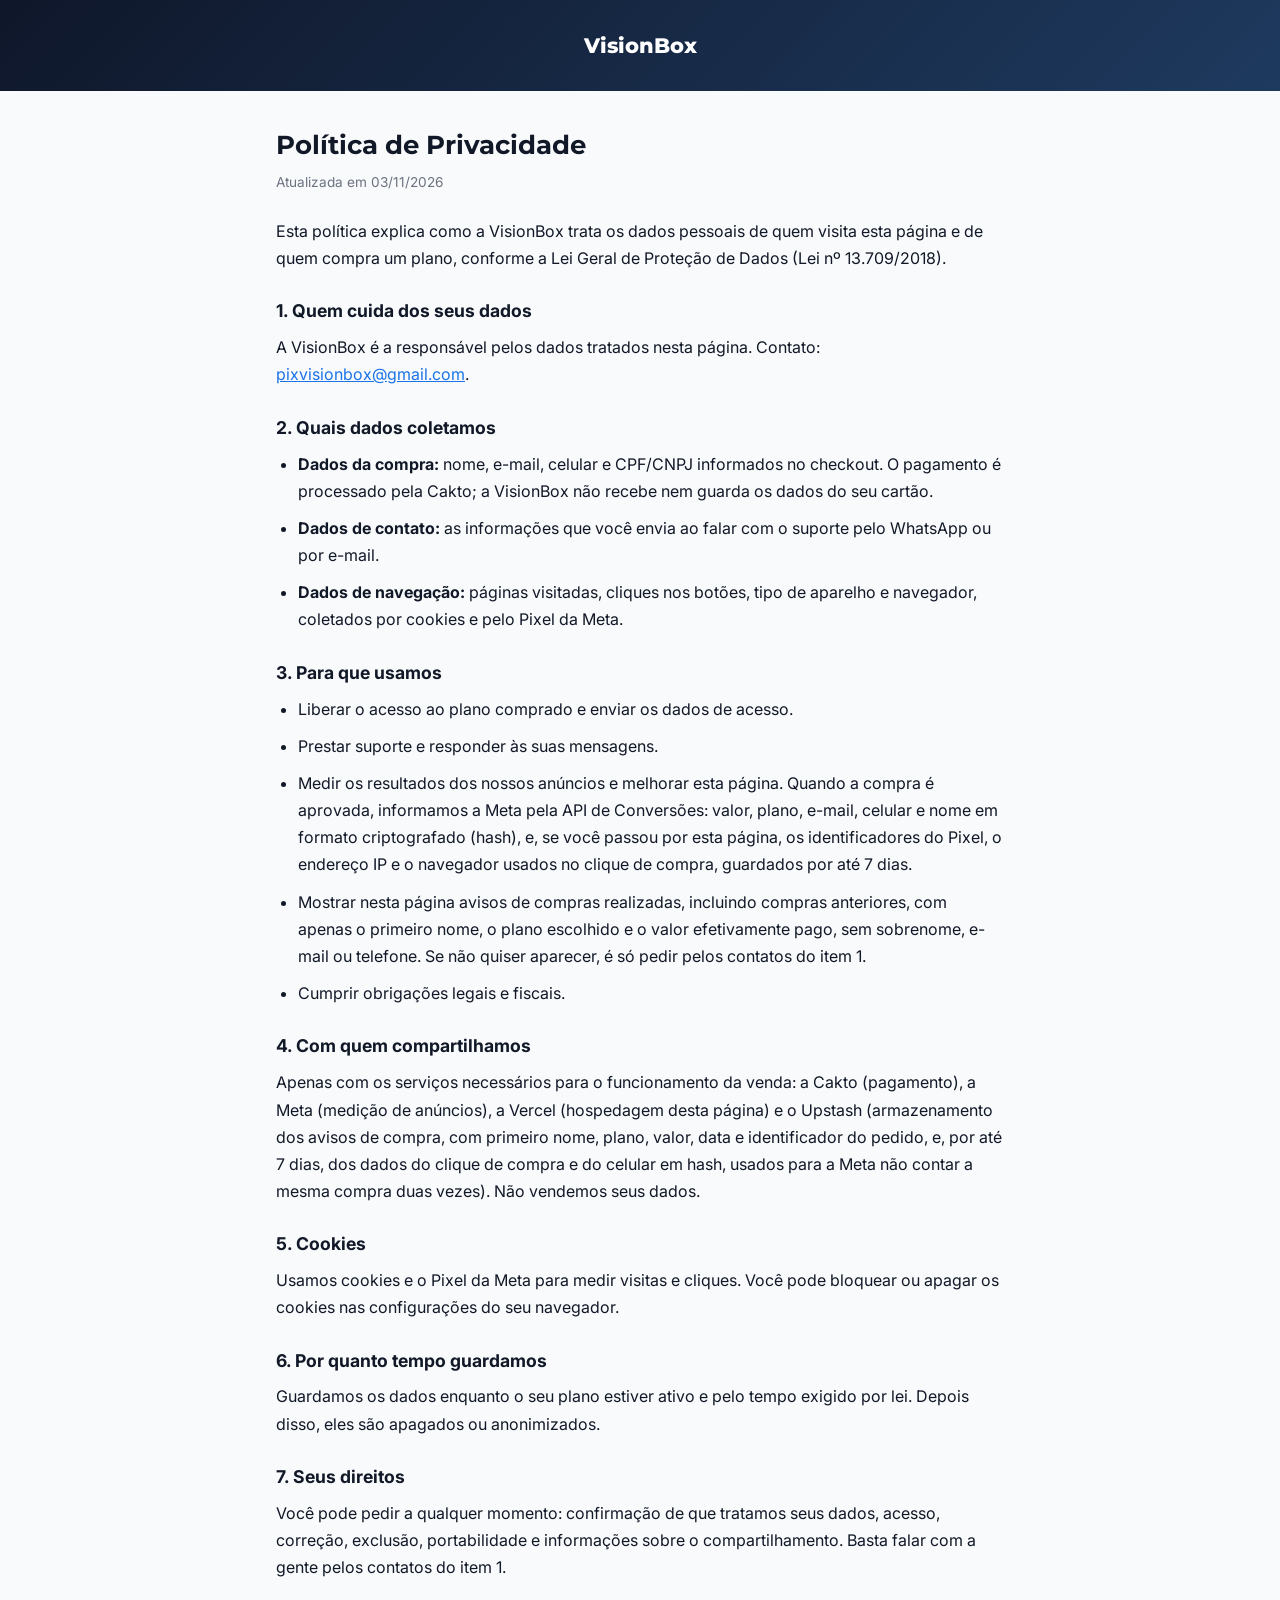
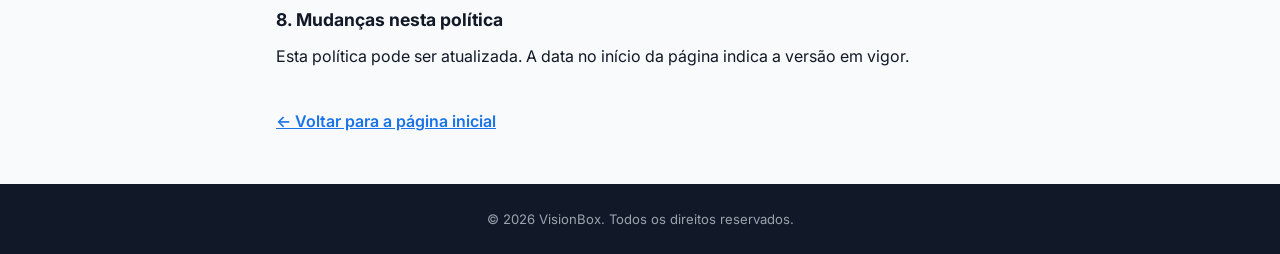
<file: privacidade.html>
<!DOCTYPE html>
<html lang="pt-BR">
<head>
  <meta charset="UTF-8" />
  <meta name="viewport" content="width=device-width, initial-scale=1.0" />
  <title>Política de Privacidade – VisionBox</title>
  <link href="https://fonts.googleapis.com/css2?family=Inter:wght@400;600;700&family=Montserrat:wght@800&display=swap" rel="stylesheet" />
  <link rel="stylesheet" href="legal.css" />
</head>
<body>
<header><a href="index.html">VisionBox</a></header>
<main>
  <h1>Política de Privacidade</h1>
  <p class="atualizado">Atualizada em 03/11/2026</p>

  <p>Esta política explica como a VisionBox trata os dados pessoais de quem visita esta página e de quem compra um plano, conforme a Lei Geral de Proteção de Dados (Lei nº 13.709/2018).</p>

  <h2>1. Quem cuida dos seus dados</h2>
  <p>A VisionBox é a responsável pelos dados tratados nesta página. Contato: <a href="mailto:pixvisionbox@gmail.com">pixvisionbox@gmail.com</a>.</p>

  <h2>2. Quais dados coletamos</h2>
  <ul>
    <li><strong>Dados da compra:</strong> nome, e-mail, celular e CPF/CNPJ informados no checkout. O pagamento é processado pela Cakto; a VisionBox não recebe nem guarda os dados do seu cartão.</li>
    <li><strong>Dados de contato:</strong> as informações que você envia ao falar com o suporte pelo WhatsApp ou por e-mail.</li>
    <li><strong>Dados de navegação:</strong> páginas visitadas, cliques nos botões, tipo de aparelho e navegador, coletados por cookies e pelo Pixel da Meta.</li>
  </ul>

  <h2>3. Para que usamos</h2>
  <ul>
    <li>Liberar o acesso ao plano comprado e enviar os dados de acesso.</li>
    <li>Prestar suporte e responder às suas mensagens.</li>
    <li>Medir os resultados dos nossos anúncios e melhorar esta página. Quando a compra é aprovada, informamos a Meta pela API de Conversões: valor, plano, e-mail, celular e nome em formato criptografado (hash), e, se você passou por esta página, os identificadores do Pixel, o endereço IP e o navegador usados no clique de compra, guardados por até 7 dias.</li>
    <li>Mostrar nesta página avisos de compras realizadas, incluindo compras anteriores, com apenas o primeiro nome, o plano escolhido e o valor efetivamente pago, sem sobrenome, e-mail ou telefone. Se não quiser aparecer, é só pedir pelos contatos do item 1.</li>
    <li>Cumprir obrigações legais e fiscais.</li>
  </ul>

  <h2>4. Com quem compartilhamos</h2>
  <p>Apenas com os serviços necessários para o funcionamento da venda: a Cakto (pagamento), a Meta (medição de anúncios), a Vercel (hospedagem desta página) e o Upstash (armazenamento dos avisos de compra, com primeiro nome, plano, valor, data e identificador do pedido, e, por até 7 dias, dos dados do clique de compra e do celular em hash, usados para a Meta não contar a mesma compra duas vezes). Não vendemos seus dados.</p>

  <h2>5. Cookies</h2>
  <p>Usamos cookies e o Pixel da Meta para medir visitas e cliques. Você pode bloquear ou apagar os cookies nas configurações do seu navegador.</p>

  <h2>6. Por quanto tempo guardamos</h2>
  <p>Guardamos os dados enquanto o seu plano estiver ativo e pelo tempo exigido por lei. Depois disso, eles são apagados ou anonimizados.</p>

  <h2>7. Seus direitos</h2>
  <p>Você pode pedir a qualquer momento: confirmação de que tratamos seus dados, acesso, correção, exclusão, portabilidade e informações sobre o compartilhamento. Basta falar com a gente pelos contatos do item 1.</p>

  <h2>8. Mudanças nesta política</h2>
  <p>Esta política pode ser atualizada. A data no início da página indica a versão em vigor.</p>

  <a class="voltar" href="index.html">← Voltar para a página inicial</a>
</main>
<footer>© 2026 VisionBox. Todos os direitos reservados.</footer>
</body>
</html>
</file>
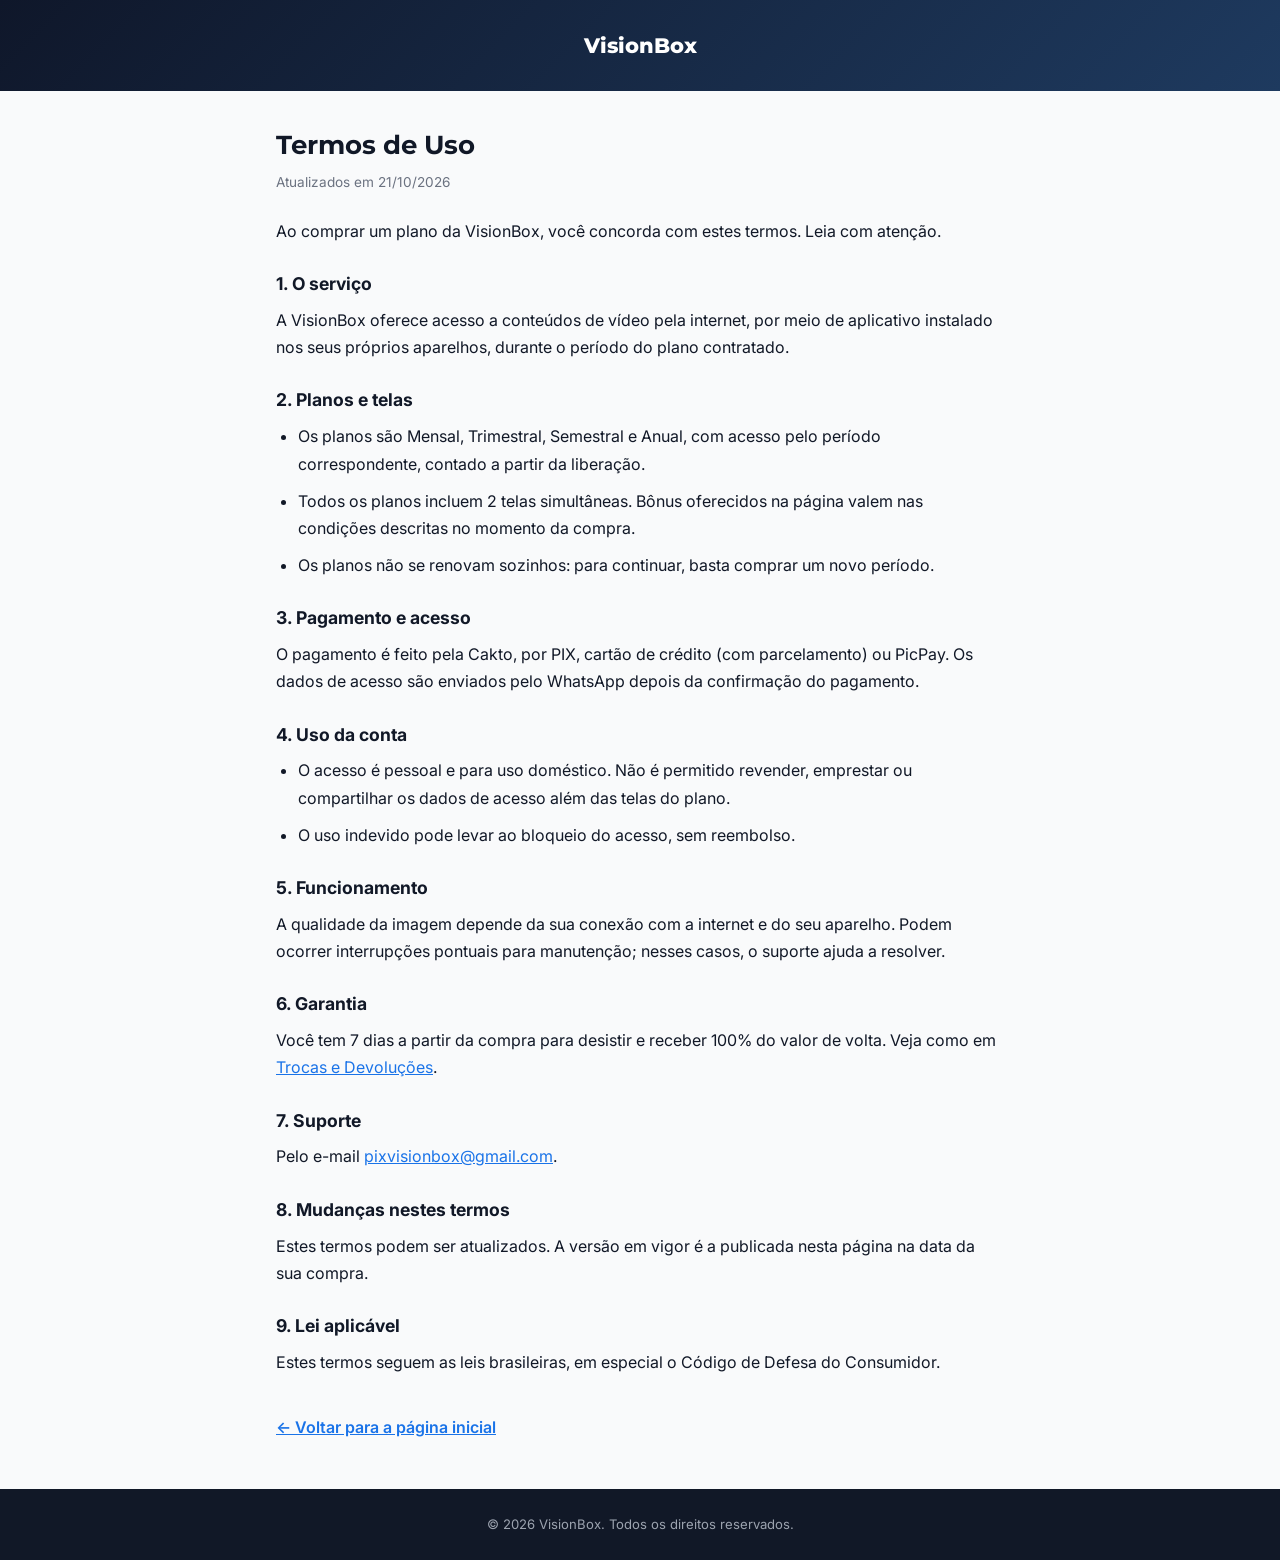
<file: termos.html>
<!DOCTYPE html>
<html lang="pt-BR">
<head>
  <meta charset="UTF-8" />
  <meta name="viewport" content="width=device-width, initial-scale=1.0" />
  <title>Termos de Uso – VisionBox</title>
  <link href="https://fonts.googleapis.com/css2?family=Inter:wght@400;600;700&family=Montserrat:wght@800&display=swap" rel="stylesheet" />
  <link rel="stylesheet" href="legal.css" />
</head>
<body>
<header><a href="index.html">VisionBox</a></header>
<main>
  <h1>Termos de Uso</h1>
  <p class="atualizado">Atualizados em 21/10/2026</p>

  <p>Ao comprar um plano da VisionBox, você concorda com estes termos. Leia com atenção.</p>

  <h2>1. O serviço</h2>
  <p>A VisionBox oferece acesso a conteúdos de vídeo pela internet, por meio de aplicativo instalado nos seus próprios aparelhos, durante o período do plano contratado.</p>

  <h2>2. Planos e telas</h2>
  <ul>
    <li>Os planos são Mensal, Trimestral, Semestral e Anual, com acesso pelo período correspondente, contado a partir da liberação.</li>
    <li>Todos os planos incluem 2 telas simultâneas. Bônus oferecidos na página valem nas condições descritas no momento da compra.</li>
    <li>Os planos não se renovam sozinhos: para continuar, basta comprar um novo período.</li>
  </ul>

  <h2>3. Pagamento e acesso</h2>
  <p>O pagamento é feito pela Cakto, por PIX, cartão de crédito (com parcelamento) ou PicPay. Os dados de acesso são enviados pelo WhatsApp depois da confirmação do pagamento.</p>

  <h2>4. Uso da conta</h2>
  <ul>
    <li>O acesso é pessoal e para uso doméstico. Não é permitido revender, emprestar ou compartilhar os dados de acesso além das telas do plano.</li>
    <li>O uso indevido pode levar ao bloqueio do acesso, sem reembolso.</li>
  </ul>

  <h2>5. Funcionamento</h2>
  <p>A qualidade da imagem depende da sua conexão com a internet e do seu aparelho. Podem ocorrer interrupções pontuais para manutenção; nesses casos, o suporte ajuda a resolver.</p>

  <h2>6. Garantia</h2>
  <p>Você tem 7 dias a partir da compra para desistir e receber 100% do valor de volta. Veja como em <a href="trocas.html">Trocas e Devoluções</a>.</p>

  <h2>7. Suporte</h2>
  <p>Pelo e-mail <a href="mailto:pixvisionbox@gmail.com">pixvisionbox@gmail.com</a>.</p>

  <h2>8. Mudanças nestes termos</h2>
  <p>Estes termos podem ser atualizados. A versão em vigor é a publicada nesta página na data da sua compra.</p>

  <h2>9. Lei aplicável</h2>
  <p>Estes termos seguem as leis brasileiras, em especial o Código de Defesa do Consumidor.</p>

  <a class="voltar" href="index.html">← Voltar para a página inicial</a>
</main>
<footer>© 2026 VisionBox. Todos os direitos reservados.</footer>
</body>
</html>
</file>
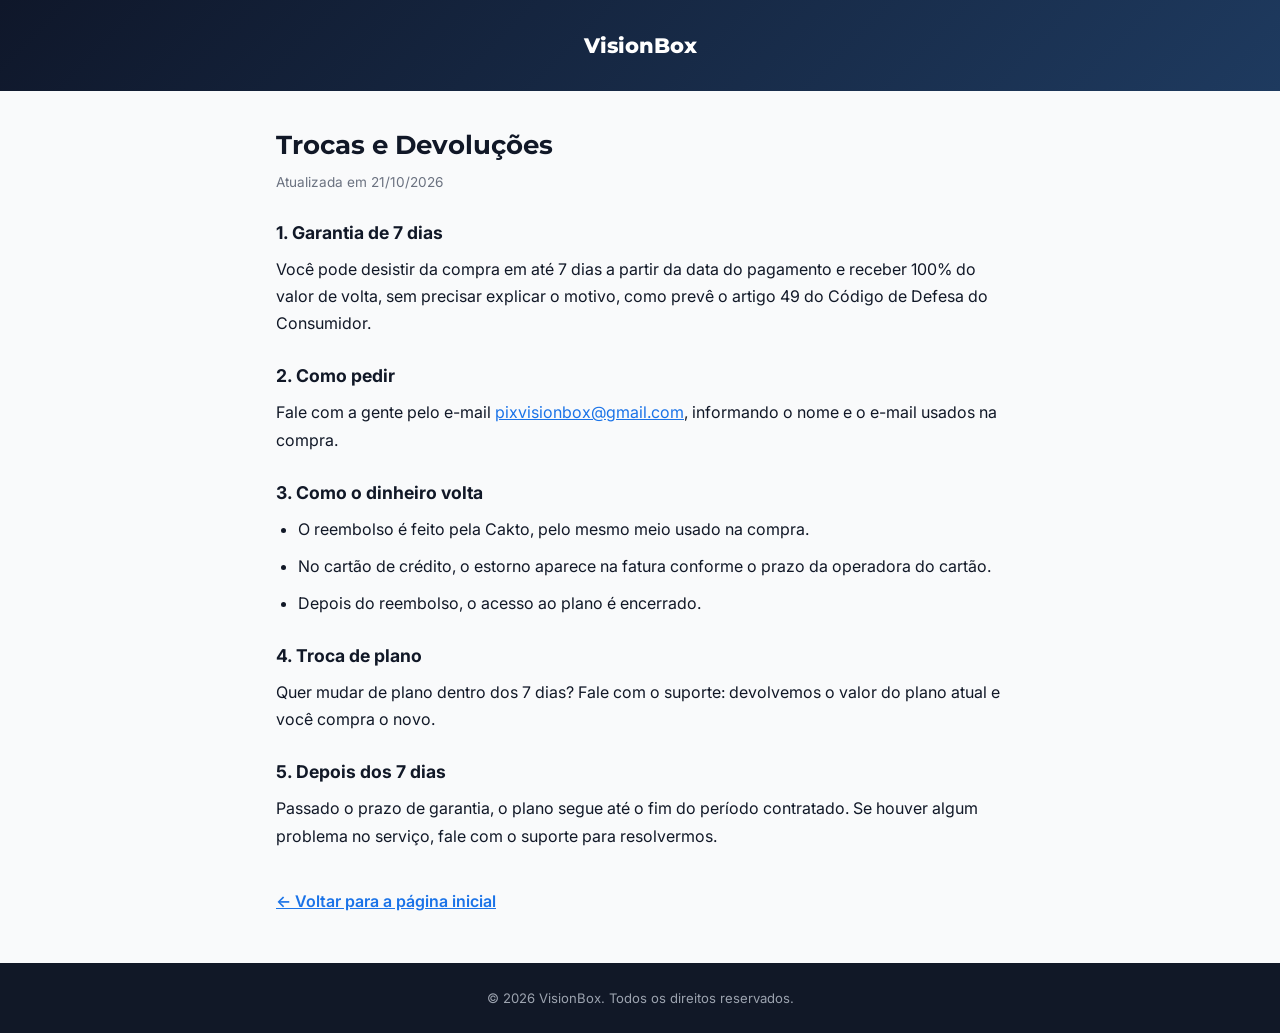
<file: trocas.html>
<!DOCTYPE html>
<html lang="pt-BR">
<head>
  <meta charset="UTF-8" />
  <meta name="viewport" content="width=device-width, initial-scale=1.0" />
  <title>Trocas e Devoluções – VisionBox</title>
  <link href="https://fonts.googleapis.com/css2?family=Inter:wght@400;600;700&family=Montserrat:wght@800&display=swap" rel="stylesheet" />
  <link rel="stylesheet" href="legal.css" />
</head>
<body>
<header><a href="index.html">VisionBox</a></header>
<main>
  <h1>Trocas e Devoluções</h1>
  <p class="atualizado">Atualizada em 21/10/2026</p>

  <h2>1. Garantia de 7 dias</h2>
  <p>Você pode desistir da compra em até 7 dias a partir da data do pagamento e receber 100% do valor de volta, sem precisar explicar o motivo, como prevê o artigo 49 do Código de Defesa do Consumidor.</p>

  <h2>2. Como pedir</h2>
  <p>Fale com a gente pelo e-mail <a href="mailto:pixvisionbox@gmail.com">pixvisionbox@gmail.com</a>, informando o nome e o e-mail usados na compra.</p>

  <h2>3. Como o dinheiro volta</h2>
  <ul>
    <li>O reembolso é feito pela Cakto, pelo mesmo meio usado na compra.</li>
    <li>No cartão de crédito, o estorno aparece na fatura conforme o prazo da operadora do cartão.</li>
    <li>Depois do reembolso, o acesso ao plano é encerrado.</li>
  </ul>

  <h2>4. Troca de plano</h2>
  <p>Quer mudar de plano dentro dos 7 dias? Fale com o suporte: devolvemos o valor do plano atual e você compra o novo.</p>

  <h2>5. Depois dos 7 dias</h2>
  <p>Passado o prazo de garantia, o plano segue até o fim do período contratado. Se houver algum problema no serviço, fale com o suporte para resolvermos.</p>

  <a class="voltar" href="index.html">← Voltar para a página inicial</a>
</main>
<footer>© 2026 VisionBox. Todos os direitos reservados.</footer>
</body>
</html>
</file>
<file: legal.css>
*, *::before, *::after { box-sizing: border-box; margin: 0; padding: 0; }
body { font-family: 'Inter', Arial, sans-serif; color: #111827; background: #f9fafb; line-height: 1.7; }
a { color: #1a73e8; }
header { background: linear-gradient(135deg, #0f172a 0%, #1e3a5f 100%); color: #fff; padding: 28px 16px; text-align: center; }
header a { color: #fff; text-decoration: none; font-family: 'Montserrat', Arial, sans-serif; font-weight: 800; font-size: 1.3rem; }
main { max-width: 760px; margin: 0 auto; padding: 32px 16px 48px; }
h1 { font-family: 'Montserrat', Arial, sans-serif; font-size: 1.6rem; margin-bottom: 4px; }
.atualizado { color: #6b7280; font-size: .85rem; margin-bottom: 24px; }
h2 { font-size: 1.1rem; margin: 24px 0 8px; }
p, li { margin-bottom: 10px; }
ul { padding-left: 22px; }
.voltar { display: inline-block; margin-top: 28px; font-weight: 600; }
footer { background: #111827; color: #9ca3af; text-align: center; padding: 24px 16px; font-size: .82rem; }
</file>
